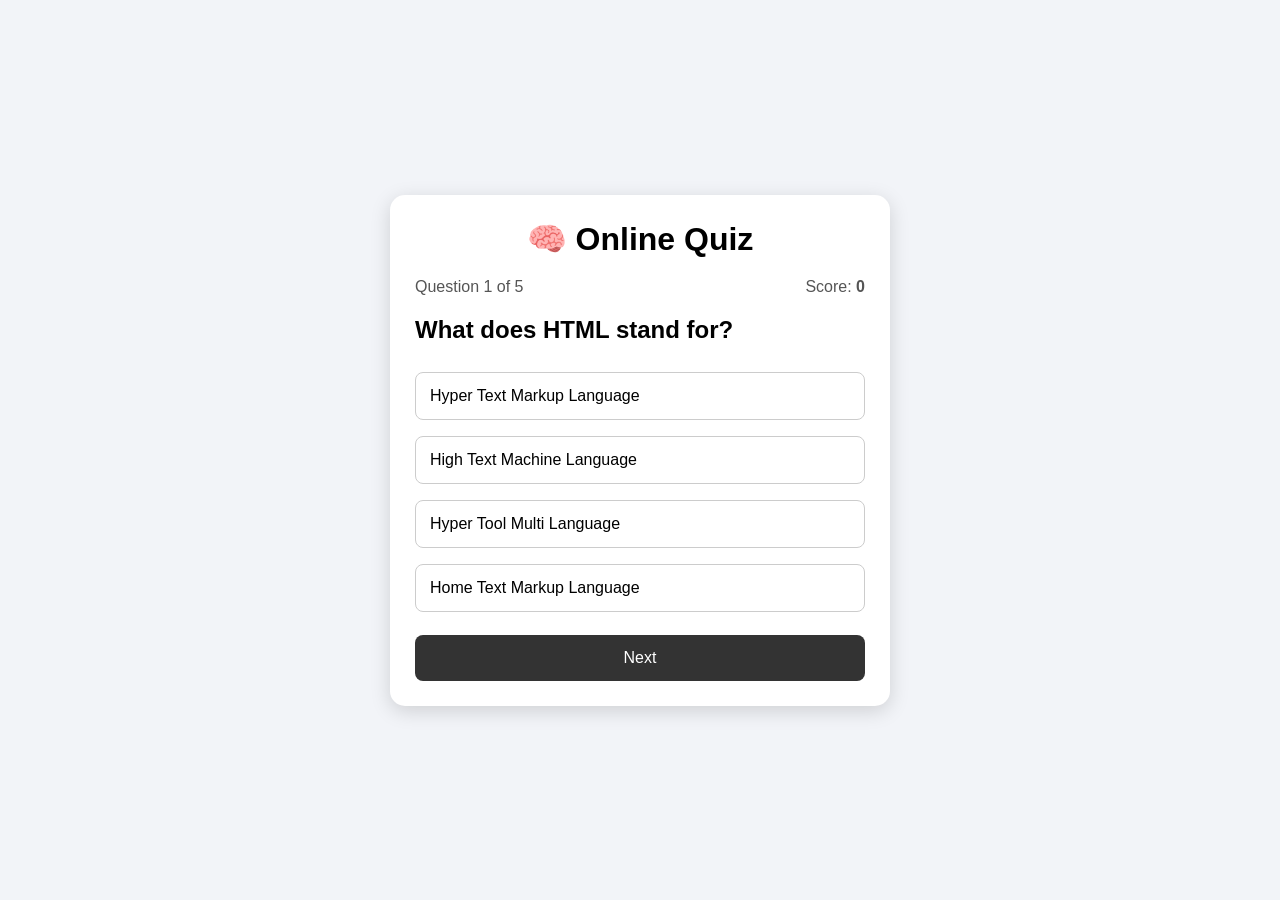
<file: index.html>
<!DOCTYPE html>
<html lang="en">
<head>
    <meta charset="UTF-8">
    <meta name="viewport" content="width=device-width, initial-scale=1.0">
    <title>Online Quiz App</title>
    <link rel="stylesheet" href="style.css">
</head>

<body>

    <div class="quiz-container">

        <h1>🧠 Online Quiz</h1>

        <div class="quiz-info">
            <span id="question-number">Question 1</span>
            <span>Score: <b id="score">0</b></span>
        </div>

        <h2 id="question">Question will appear here</h2>

        <div id="options"></div>

        <button id="next-btn" onclick="nextQuestion()">Next</button>

        <div id="result" class="hidden">
            <h2>🎉 Quiz Completed!</h2>
            <p>Your Score:</p>
            <h1 id="final-score"></h1>
            <button onclick="restartQuiz()">Play Again</button>
        </div>

    </div>

    <script src="script.js"></script>

</body>
</html>
</file>
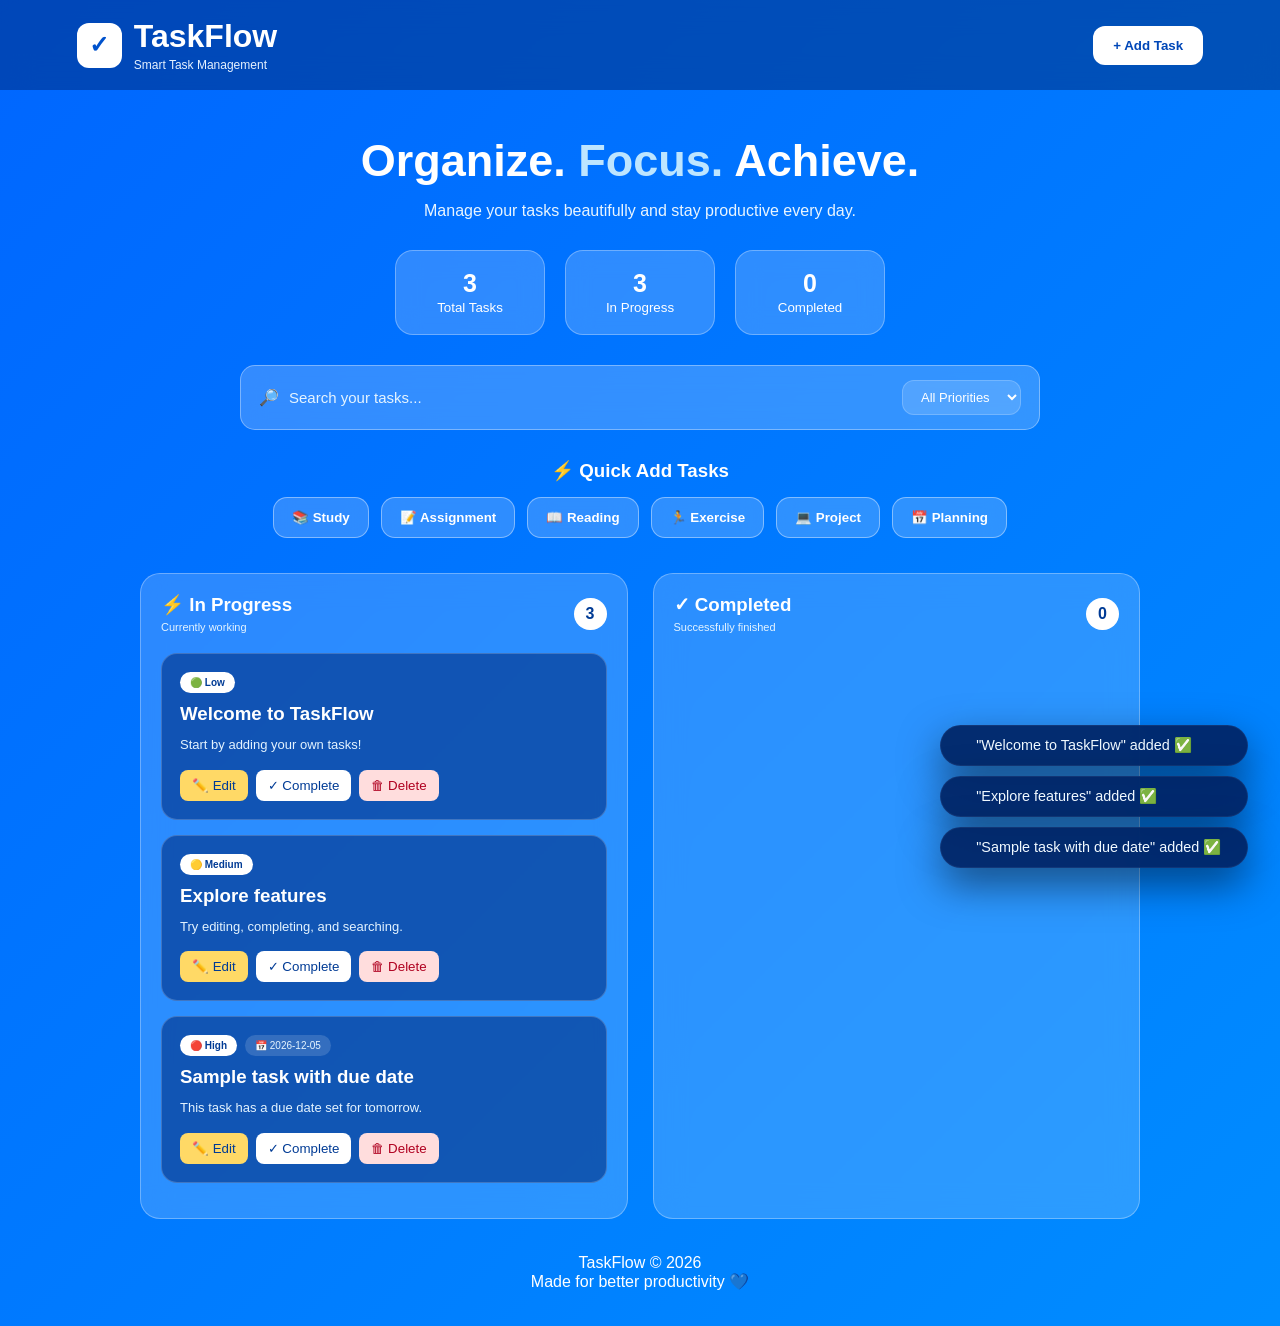
<file: full code.html>
<!DOCTYPE html>
<html lang="en">
<head>
  <meta charset="UTF-8">
  <meta name="viewport" content="width=device-width, initial-scale=1.0">
  <title>TaskFlow - Smart Task Manager</title>
  <style>
    * { box-sizing: border-box; margin: 0; padding: 0; }
    body {
      min-height: 100vh;
      font-family: Arial, sans-serif;
      color: white;
      background: linear-gradient(135deg, #0066ff, #0099ff, #003b95, #00bfff);
      background-size: 400% 400%;
      animation: blueBackground 12s ease infinite;
    }
    @keyframes blueBackground {
      0% { background-position: 0% 50%; }
      50% { background-position: 100% 50%; }
      100% { background-position: 0% 50%; }
    }
    .navbar {
      display: flex;
      justify-content: space-between;
      align-items: center;
      padding: 18px 6%;
      background: rgba(0,35,100,0.45);
      backdrop-filter: blur(15px);
      position: sticky;
      top: 0;
      z-index: 10;
    }
    .logo { display: flex; align-items: center; gap: 12px; }
    .logo-icon {
      width: 45px; height: 45px;
      display: flex; align-items: center; justify-content: center;
      background: white; color: #0052cc;
      border-radius: 12px; font-size: 24px; font-weight: bold;
      transition: 0.3s;
    }
    .logo-icon:hover { transform: rotate(10deg) scale(1.1); background: #003b95; color: white; }
    .logo h1 { color: white; }
    .logo p { margin-top: 3px; color: #e5f2ff; font-size: 12px; }
    .add-btn {
      padding: 12px 20px;
      border: none; border-radius: 12px;
      background: white; color: #0047b8;
      font-weight: bold; cursor: pointer;
      transition: 0.3s;
    }
    .add-btn:hover { background: #003b95; color: white; transform: translateY(-4px); box-shadow: 0 10px 20px rgba(0,0,0,0.25); }
    .hero { width: 90%; max-width: 1200px; margin: 45px auto 25px; text-align: center; }
    .hero h2 { font-size: 45px; margin: 15px 0; color: white; }
    .hero h2 span { color: #bde5ff; transition: 0.3s; }
    .hero h2 span:hover { color: #001f5c; }
    .hero p { color: #e8f5ff; font-size: 16px; }
    .stats { display: flex; justify-content: center; gap: 20px; margin-top: 30px; flex-wrap: wrap; }
    .stat-card {
      min-width: 150px; padding: 18px;
      border-radius: 18px;
      background: rgba(255,255,255,0.18);
      backdrop-filter: blur(12px);
      border: 1px solid rgba(255,255,255,0.3);
      transition: 0.3s;
    }
    .stat-card:hover { transform: translateY(-8px) scale(1.03); background: rgba(255,255,255,0.30); }
    .stat-card strong { display: block; font-size: 25px; color: white; }
    .stat-card small { color: white; }
    .search-section { width: 90%; max-width: 800px; margin: 30px auto; }
    .search-box {
      display: flex; align-items: center; gap: 10px;
      padding: 14px 18px;
      border-radius: 15px;
      background: rgba(255,255,255,0.20);
      backdrop-filter: blur(12px);
      border: 1px solid rgba(255,255,255,0.35);
      transition: 0.3s;
    }
    .search-box:hover { background: rgba(255,255,255,0.30); transform: translateY(-3px); }
    .search-box input {
      width: 100%;
      border: none; outline: none;
      background: transparent;
      color: white;
      font-size: 15px;
    }
    .search-box input::placeholder { color: #e5f4ff; }
    .search-box select {
      padding: 8px 14px;
      border-radius: 12px;
      border: 1px solid rgba(255,255,255,0.2);
      background: rgba(255,255,255,0.15);
      color: white;
      font-size: 13px;
      cursor: pointer;
      outline: none;
      transition: 0.3s;
    }
    .search-box select:hover { background: rgba(255,255,255,0.25); }
    .search-box select option { background: #003b95; color: white; }
    .quick-section { width: 90%; max-width: 1100px; margin: 25px auto 35px; text-align: center; }
    .quick-section h3 { margin-bottom: 15px; color: white; }
    .quick-tasks { display: flex; justify-content: center; flex-wrap: wrap; gap: 12px; }
    .quick-task-btn {
      padding: 12px 18px;
      border: 1px solid rgba(255,255,255,0.4);
      border-radius: 14px;
      background: rgba(255,255,255,0.18);
      color: white;
      font-weight: bold;
      cursor: pointer;
      backdrop-filter: blur(10px);
      transition: 0.3s;
    }
    .quick-task-btn:hover { background: white; color: #003b95; transform: translateY(-6px) scale(1.05); box-shadow: 0 12px 25px rgba(0,30,100,0.35); }
    .board { width: 90%; max-width: 1000px; margin: auto; display: grid; grid-template-columns: repeat(2,1fr); gap: 25px; }
    .column {
      min-height: 400px; padding: 20px;
      border-radius: 20px;
      background: rgba(255,255,255,0.17);
      backdrop-filter: blur(15px);
      border: 1px solid rgba(255,255,255,0.3);
      transition: 0.3s;
    }
    .column:hover { transform: translateY(-5px); background: rgba(255,255,255,0.23); }
    .column-title { display: flex; justify-content: space-between; align-items: center; margin-bottom: 20px; }
    .column-title h3 { color: white; }
    .column-title p { color: #e5f4ff; font-size: 11px; margin-top: 5px; }
    .count { padding: 7px 12px; border-radius: 20px; background: white; color: #003b95; font-weight: bold; }
    .task {
      padding: 18px; margin-bottom: 15px;
      border-radius: 16px;
      background: rgba(0,48,130,0.60);
      border: 1px solid rgba(255,255,255,0.2);
      transition: 0.35s;
    }
    .task:hover { transform: translateY(-8px) scale(1.02); background: rgba(0,30,90,0.90); box-shadow: 0 18px 35px rgba(0,20,80,0.40); }
    .task h3 { margin: 10px 0; color: white; transition: 0.3s; }
    .task h3:hover { color: #001f5c; transform: translateX(5px); }
    .task p { color: #e3f3ff; font-size: 13px; line-height: 1.5; transition: 0.3s; }
    .task p:hover { color: #001f5c; }
    .priority {
      display: inline-block; padding: 5px 10px;
      border-radius: 20px;
      background: white; color: #003b95;
      font-size: 10px; font-weight: bold;
    }
    .due-date {
      display: inline-block; margin-left: 8px; padding: 5px 10px;
      border-radius: 20px;
      background: rgba(255,255,255,0.15);
      color: #e5f4ff;
      font-size: 10px; font-weight: normal;
    }
    .task.overdue { border: 2px solid #ff6b6b; box-shadow: 0 0 20px rgba(255,107,107,0.2); }
    .task.search-highlight { border: 3px solid #ffd700; box-shadow: 0 0 30px rgba(255,215,0,0.4); transform: scale(1.02); background: rgba(0,48,130,0.85); }
    .task-actions { display: flex; gap: 8px; margin-top: 15px; flex-wrap: wrap; }
    .task-actions button { padding: 8px 12px; border: none; border-radius: 8px; cursor: pointer; transition: 0.3s; }
    .complete-btn { background: white; color: #003b95; }
    .complete-btn:hover { background: #003b95; color: white; transform: translateY(-3px); }
    .edit-btn { background: #ffd966; color: #003b95; }
    .edit-btn:hover { background: #003b95; color: #ffd966; transform: translateY(-3px); }
    .delete-btn { background: #ffdddd; color: #b00020; }
    .delete-btn:hover { background: #b00020; color: white; transform: translateY(-3px); }
    footer { text-align: center; padding: 35px; color: white; }
    .toast-container {
      position: fixed; bottom: 2rem; right: 2rem;
      display: flex; flex-direction: column; gap: 0.6rem;
      z-index: 9999; max-width: 340px; pointer-events: none;
    }
    .toast {
      background: rgba(0,35,100,0.92);
      backdrop-filter: blur(14px);
      color: #f0f9ff;
      padding: 0.7rem 1.6rem;
      border-radius: 60px;
      font-size: 0.9rem;
      box-shadow: 0 16px 40px rgba(0,0,0,0.5);
      border: 1px solid rgba(255,255,255,0.06);
      display: flex; align-items: center; gap: 0.6rem;
      transform: translateX(120%);
      animation: slideIn 0.4s cubic-bezier(0.23,1,0.32,1) forwards;
      pointer-events: auto;
    }
    .toast i { font-size: 1rem; opacity: 0.8; }
    .toast.success i { color: #7fe0a5; }
    .toast.info i { color: #8fcbff; }
    .toast.warning i { color: #f5b342; }
    .toast.danger i { color: #ff6b6b; }
    @keyframes slideIn { 0% { transform: translateX(120%) scale(0.9); opacity: 0; } 100% { transform: translateX(0) scale(1); opacity: 1; } }
    .toast-out { animation: slideOut 0.3s ease forwards; }
    @keyframes slideOut { 0% { transform: translateX(0); opacity: 1; } 100% { transform: translateX(120%); opacity: 0; } }
    @media (max-width: 700px) {
      .board { grid-template-columns: 1fr; }
      .hero h2 { font-size: 35px; }
      .search-box { flex-wrap: wrap; }
      .search-box select { width: 100%; }
    }
    @media (max-width: 500px) {
      .navbar { padding: 15px; flex-wrap: wrap; gap: 10px; }
      .hero { margin-top: 30px; }
      .hero h2 { font-size: 30px; }
      .board, .search-section, .quick-section { width: 92%; }
      .add-btn { padding: 10px 12px; font-size: 12px; }
    }
  </style>
</head>
<body>

<header class="navbar">
  <div class="logo">
    <div class="logo-icon">✓</div>
    <div><h1>TaskFlow</h1><p>Smart Task Management</p></div>
  </div>
  <button class="add-btn" onclick="addNewTask()">+ Add Task</button>
</header>

<section class="hero">
  <h2>Organize. <span>Focus.</span> Achieve.</h2>
  <p>Manage your tasks beautifully and stay productive every day.</p>
  <div class="stats">
    <div class="stat-card"><strong id="totalTasks">0</strong><small>Total Tasks</small></div>
    <div class="stat-card"><strong id="progressTasks">0</strong><small>In Progress</small></div>
    <div class="stat-card"><strong id="completedTasks">0</strong><small>Completed</small></div>
  </div>
</section>

<section class="search-section">
  <div class="search-box">
    🔎 <input type="text" id="searchInput" placeholder="Search your tasks..." onkeyup="searchAndScroll()">
    <select id="filterPriority" onchange="searchAndScroll()">
      <option value="all">All Priorities</option>
      <option value="High">🔴 High</option>
      <option value="Medium">🟡 Medium</option>
      <option value="Low">🟢 Low</option>
    </select>
  </div>
</section>

<section class="quick-section">
  <h3>⚡ Quick Add Tasks</h3>
  <div class="quick-tasks">
    <button class="quick-task-btn" onclick="addTask('Study for Exam','Complete today study session.','High')">📚 Study</button>
    <button class="quick-task-btn" onclick="addTask('Complete Assignment','Finish the pending assignment.','High')">📝 Assignment</button>
    <button class="quick-task-btn" onclick="addTask('Read a Book','Read for 30 minutes.','Low')">📖 Reading</button>
    <button class="quick-task-btn" onclick="addTask('Exercise','Complete todays exercise.','Medium')">🏃 Exercise</button>
    <button class="quick-task-btn" onclick="addTask('Work on Project','Continue working on the project.','High')">💻 Project</button>
    <button class="quick-task-btn" onclick="addTask('Plan Tomorrow','Prepare tomorrows tasks.','Medium')">📅 Planning</button>
  </div>
</section>

<section class="board">
  <div class="column">
    <div class="column-title"><div><h3>⚡ In Progress</h3><p>Currently working</p></div><span class="count" id="progressCount">0</span></div>
    <div id="progress"></div>
  </div>
  <div class="column">
    <div class="column-title"><div><h3>✓ Completed</h3><p>Successfully finished</p></div><span class="count" id="doneCount">0</span></div>
    <div id="done"></div>
  </div>
</section>

<footer><p>TaskFlow © 2026</p><p>Made for better productivity 💙</p></footer>
<div id="toastContainer" class="toast-container"></div>

<script>
  // ===== All JavaScript here =====
  function showToast(msg, type='info', dur=3000) {
    const c = document.getElementById('toastContainer');
    const t = document.createElement('div');
    t.className = 'toast ' + type;
    const icons = { success:'fa-check-circle', info:'fa-info-circle', warning:'fa-exclamation-triangle', danger:'fa-exclamation-circle' };
    t.innerHTML = `<i class="fas ${icons[type]||icons.info}"></i> ${msg}`;
    c.appendChild(t);
    setTimeout(() => { t.classList.add('toast-out'); setTimeout(() => t.remove(), 400); }, dur);
  }

  function addTask(title, description, priority, dueDate) {
    let icon = "🟢";
    if (priority === "High") icon = "🔴";
    else if (priority === "Medium") icon = "🟡";
    let dueHtml = dueDate ? `<span class="due-date">📅 ${dueDate}</span>` : '';
    const task = document.createElement('div');
    task.className = 'task';
    task.dataset.priority = priority;
    task.dataset.dueDate = dueDate || '';
    task.innerHTML = `
      <div><span class="priority">${icon} ${priority}</span>${dueHtml}</div>
      <h3>${title}</h3>
      <p>${description}</p>
      <div class="task-actions">
        <button class="edit-btn" onclick="editTask(this)">✏️ Edit</button>
        <button class="complete-btn" onclick="completeTask(this)">✓ Complete</button>
        <button class="delete-btn" onclick="deleteTask(this)">🗑 Delete</button>
      </div>
    `;
    if (dueDate) {
      const today = new Date(); today.setHours(0,0,0,0);
      const due = new Date(dueDate); due.setHours(0,0,0,0);
      if (due < today) task.classList.add('overdue');
    }
    document.getElementById('progress').appendChild(task);
    updateCounts();
    saveTasks();
    showToast(`"${title}" added ✅`, 'success');
  }

  function addNewTask() {
    const title = prompt("Enter task name:");
    if (!title) return;
    const description = prompt("Enter task description:") || "No description added.";
    const dueDate = prompt("Enter due date (YYYY-MM-DD) or leave empty:") || "";
    let validDate = dueDate;
    if (dueDate && !/^\d{4}-\d{2}-\d{2}$/.test(dueDate)) {
      showToast("Invalid date format. Task added without due date.", 'warning');
      validDate = "";
    }
    const priority = prompt("Enter priority (High / Medium / Low):") || "Medium";
    const validPriority = ["High","Medium","Low"].includes(priority) ? priority : "Medium";
    addTask(title, description, validPriority, validDate);
  }

  function completeTask(btn) {
    const task = btn.closest('.task');
    const title = task.querySelector('h3').textContent;
    const editBtn = task.querySelector('.edit-btn');
    if (editBtn) editBtn.remove();
    btn.remove();
    document.getElementById('done').appendChild(task);
    task.classList.remove('overdue');
    updateCounts();
    saveTasks();
    showToast(`"${title}" completed 🎉`, 'success');
  }

  function deleteTask(btn) {
    const task = btn.closest('.task');
    const title = task.querySelector('h3').textContent;
    if (confirm(`Delete "${title}"?`)) {
      task.remove();
      updateCounts();
      saveTasks();
      showToast(`"${title}" deleted 🗑`, 'info');
    }
  }

  function editTask(btn) {
    const task = btn.closest('.task');
    const titleElem = task.querySelector('h3');
    const descElem = task.querySelector('p');
    const newTitle = prompt("Edit task name:", titleElem.textContent);
    if (newTitle === null) return;
    const newDesc = prompt("Edit task description:", descElem.textContent);
    if (newDesc === null) return;
    titleElem.textContent = newTitle.trim() || titleElem.textContent;
    descElem.textContent = newDesc.trim() || descElem.textContent;
    updateCounts();
    saveTasks();
    showToast("Task updated ✏️", 'info');
  }

  function updateCounts() {
    const p = document.getElementById('progress').children.length;
    const d = document.getElementById('done').children.length;
    document.getElementById('progressCount').textContent = p;
    document.getElementById('doneCount').textContent = d;
    document.getElementById('totalTasks').textContent = p + d;
    document.getElementById('progressTasks').textContent = p;
    document.getElementById('completedTasks').textContent = d;
  }

  function searchAndScroll() {
    const term = document.getElementById('searchInput').value.toLowerCase().trim();
    const filter = document.getElementById('filterPriority').value;
    const tasks = document.querySelectorAll('.task');
    tasks.forEach(t => t.classList.remove('search-highlight'));
    let first = null;
    tasks.forEach(task => {
      const text = task.textContent.toLowerCase();
      const priority = task.dataset.priority || '';
      const matchSearch = term === '' || text.includes(term);
      const matchPriority = filter === 'all' || priority === filter;
      if (matchSearch && matchPriority) {
        task.style.display = 'block';
        if (!first && term !== '') first = task;
      } else {
        task.style.display = 'none';
      }
    });
    if (first && term !== '') {
      first.classList.add('search-highlight');
      first.scrollIntoView({ behavior: 'smooth', block: 'center' });
      setTimeout(() => first.classList.remove('search-highlight'), 4000);
    }
  }

  function saveTasks() {
    const progress = document.getElementById('progress').children;
    const done = document.getElementById('done').children;
    const data = [];
    const extract = (el) => ({
      title: el.querySelector('h3').textContent,
      description: el.querySelector('p').textContent,
      priority: el.dataset.priority || 'Medium',
      dueDate: el.dataset.dueDate || ''
    });
    for (let el of progress) { const d = extract(el); d.status = 'progress'; data.push(d); }
    for (let el of done) { const d = extract(el); d.status = 'done'; data.push(d); }
    localStorage.setItem('taskflowTasks', JSON.stringify(data));
  }

  function loadTasks() {
    const stored = localStorage.getItem('taskflowTasks');
    if (!stored) {
      addTask('Welcome to TaskFlow', 'Start by adding your own tasks!', 'Low');
      addTask('Explore features', 'Try editing, completing, and searching.', 'Medium');
      const tomorrow = new Date(); tomorrow.setDate(tomorrow.getDate() + 1);
      const dueStr = tomorrow.toISOString().split('T')[0];
      addTask('Sample task with due date', 'This task has a due date set for tomorrow.', 'High', dueStr);
      return;
    }
    try {
      const data = JSON.parse(stored);
      document.getElementById('progress').innerHTML = '';
      document.getElementById('done').innerHTML = '';
      data.forEach(d => {
        if (d.status === 'progress') {
          addTask(d.title, d.description, d.priority, d.dueDate);
        } else {
          const task = document.createElement('div');
          task.className = 'task';
          task.dataset.priority = d.priority;
          task.dataset.dueDate = d.dueDate || '';
          let icon = '🟢';
          if (d.priority === 'High') icon = '🔴';
          else if (d.priority === 'Medium') icon = '🟡';
          let dueHtml = d.dueDate ? `<span class="due-date">📅 ${d.dueDate}</span>` : '';
          task.innerHTML = `
            <div><span class="priority">${icon} ${d.priority}</span>${dueHtml}</div>
            <h3>${d.title}</h3>
            <p>${d.description}</p>
            <div class="task-actions"><button class="delete-btn" onclick="deleteTask(this)">🗑 Delete</button></div>
          `;
          document.getElementById('done').appendChild(task);
        }
      });
      updateCounts();
    } catch(e) { console.warn('Load error', e); }
  }

  loadTasks();
</script>
</body>
</html>
</file>
<file: style.css>
* {
    box-sizing: border-box;
    margin: 0;
    padding: 0;
    font-family: Arial, sans-serif;
}

body {
    background: #f2f4f8;
    min-height: 100vh;
    display: flex;
    justify-content: center;
    align-items: center;
}

.quiz-container {
    width: 90%;
    max-width: 500px;
    background: white;
    padding: 25px;
    border-radius: 15px;
    box-shadow: 0 5px 20px rgba(0,0,0,0.15);
}

h1 {
    text-align: center;
    margin-bottom: 20px;
}

.quiz-info {
    display: flex;
    justify-content: space-between;
    margin-bottom: 20px;
    color: #555;
}

#question {
    margin-bottom: 20px;
}

.option {
    width: 100%;
    padding: 14px;
    margin: 8px 0;
    border: 1px solid #ccc;
    border-radius: 8px;
    background: white;
    text-align: left;
    cursor: pointer;
    font-size: 16px;
}

.option:hover {
    background: #f0f0f0;
}

.option.correct {
    background: #b8f5c0;
}

.option.wrong {
    background: #ffb8b8;
}

#next-btn {
    width: 100%;
    padding: 14px;
    margin-top: 15px;
    border: none;
    border-radius: 8px;
    background: #333;
    color: white;
    font-size: 16px;
    cursor: pointer;
}

#next-btn:hover {
    background: #555;
}

.hidden {
    display: none;
}

#result {
    text-align: center;
}
</file>
